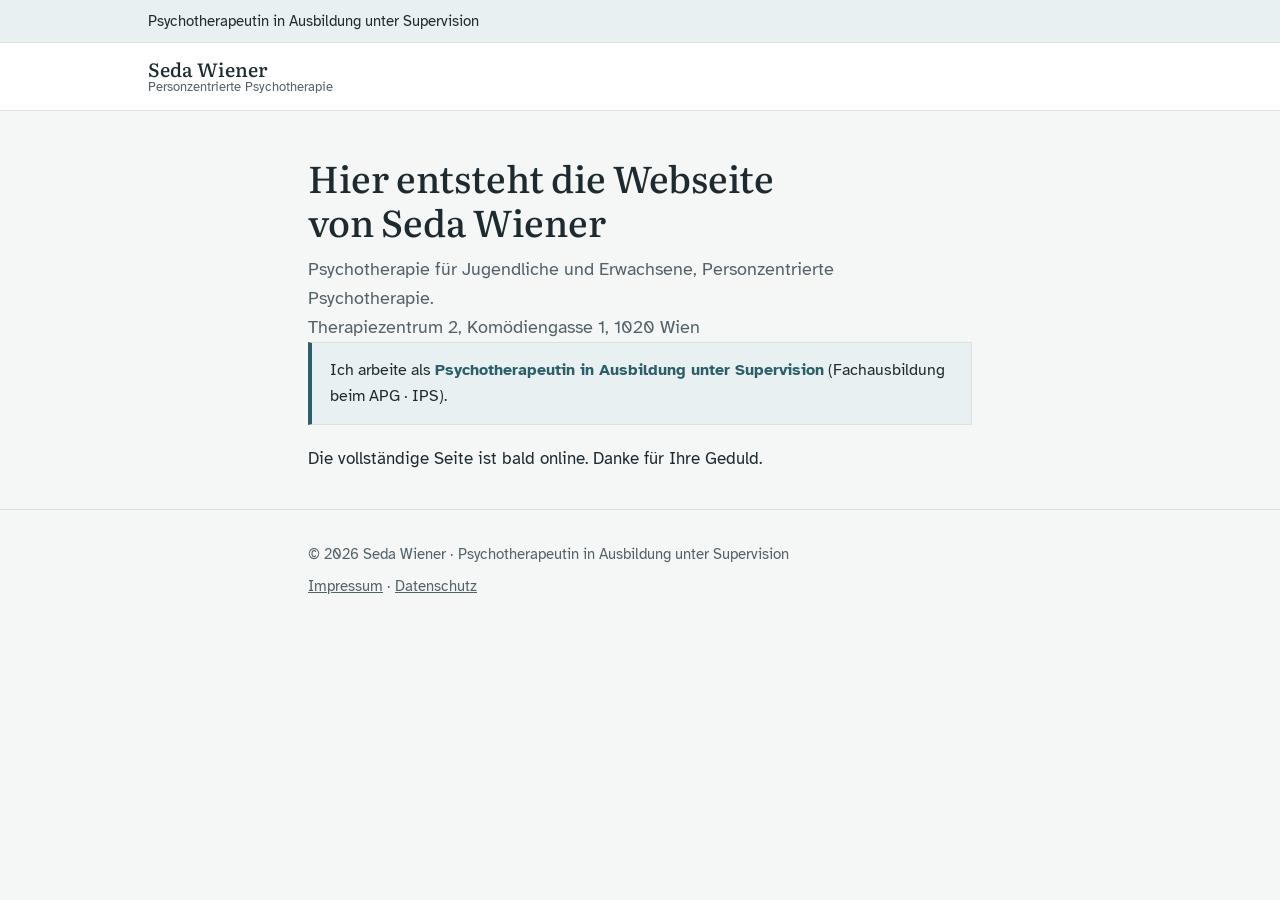
<file: index.html>
<!doctype html>
<html lang="de-AT">
<head>
<meta charset="utf-8">
<meta name="viewport" content="width=device-width, initial-scale=1">
<title>Psychotherapie Seda Wiener · Wien 1020</title>
<meta name="description" content="Hier entsteht die Webseite von Seda Wiener, Psychotherapeutin in Ausbildung unter Supervision in Wien 1020.">
<meta name="robots" content="noindex">
<link rel="stylesheet" href="style.css?v=2">
</head>
<body>
<a class="sprung" href="#inhalt">Zum Inhalt springen</a>
<div class="hinweis-leiste">
  <div class="wrap">Psychotherapeutin in Ausbildung unter Supervision</div>
</div>

<header class="kopf">
  <div class="wrap">
    <a class="marke" href="index.html">Seda Wiener<span>Personzentrierte Psychotherapie</span></a>
  </div>
</header>

<main class="wrap" id="inhalt">
  <div class="seitenkopf baustelle">
    <h1>Hier entsteht die Webseite von Seda Wiener</h1>
    <p class="untertitel">Psychotherapie für Jugendliche und Erwachsene, Personzentrierte Psychotherapie.<br>
    Therapiezentrum 2, Komödiengasse 1, 1020 Wien</p>
    <div class="hinweis" role="note">Ich arbeite als <strong>Psychotherapeutin in Ausbildung unter Supervision</strong> (Fachausbildung beim APG · IPS).</div>
    <p style="margin-top:1.25rem">Die vollständige Seite ist bald online. Danke für Ihre Geduld.</p>
  </div>
</main>

<footer class="fuss">
  <div class="wrap">
    <div class="fuss-zeile">
      <span>© 2026 Seda Wiener · Psychotherapeutin in Ausbildung unter Supervision</span>
      <span><a href="impressum.html">Impressum</a> · <a href="datenschutz.html">Datenschutz</a></span>
    </div>
  </div>
</footer>
</body>
</html>
</file>
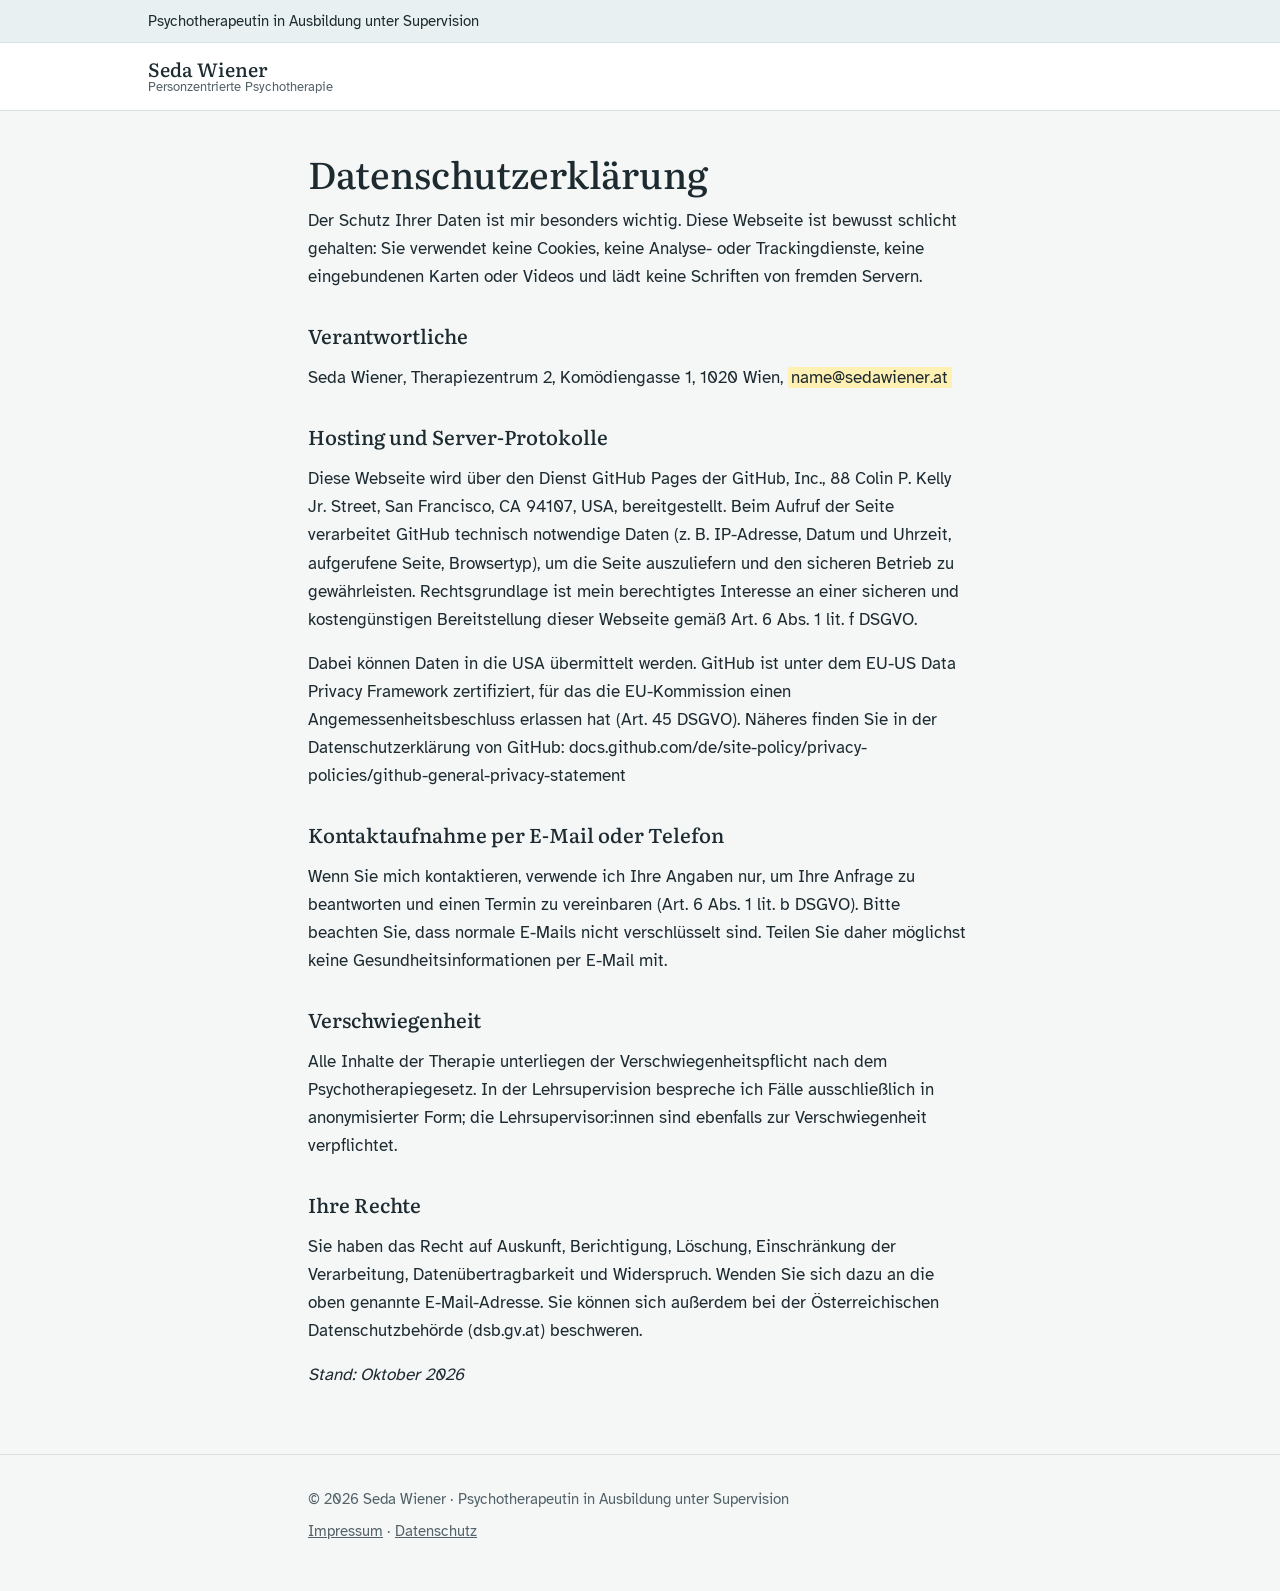
<file: datenschutz.html>
<!doctype html>
<html lang="de-AT">
<head>
<meta charset="utf-8">
<meta name="viewport" content="width=device-width, initial-scale=1">
<title>Datenschutz · Psychotherapie Seda Wiener</title>
<meta name="description" content="Datenschutzerklärung">
<meta name="robots" content="noindex">
<link rel="stylesheet" href="style.css?v=2">
</head>
<body>
<a class="sprung" href="#inhalt">Zum Inhalt springen</a>
<div class="hinweis-leiste">
  <div class="wrap">Psychotherapeutin in Ausbildung unter Supervision</div>
</div>

<header class="kopf">
  <div class="wrap">
    <a class="marke" href="index.html">Seda Wiener<span>Personzentrierte Psychotherapie</span></a>
  </div>
</header>

<main class="wrap" id="inhalt">
  <div class="rechtlich">
  <h1>Datenschutzerklärung</h1>
  <p>Der Schutz Ihrer Daten ist mir besonders wichtig. Diese Webseite ist bewusst schlicht gehalten: Sie verwendet keine Cookies, keine Analyse- oder Trackingdienste, keine eingebundenen Karten oder Videos und lädt keine Schriften von fremden Servern.</p>

  <h2>Verantwortliche</h2>
  <p>Seda Wiener, Therapiezentrum 2, Komödiengasse 1, 1020 Wien, <span class="ph">name@sedawiener.at</span></p>

  <h2>Hosting und Server-Protokolle</h2>
  <p>Diese Webseite wird über den Dienst GitHub Pages der GitHub, Inc., 88 Colin P. Kelly Jr. Street, San Francisco, CA 94107, USA, bereitgestellt. Beim Aufruf der Seite verarbeitet GitHub technisch notwendige Daten (z.&nbsp;B. IP-Adresse, Datum und Uhrzeit, aufgerufene Seite, Browsertyp), um die Seite auszuliefern und den sicheren Betrieb zu gewährleisten. Rechtsgrundlage ist mein berechtigtes Interesse an einer sicheren und kostengünstigen Bereitstellung dieser Webseite gemäß Art.&nbsp;6 Abs.&nbsp;1 lit.&nbsp;f DSGVO.</p>
  <p>Dabei können Daten in die USA übermittelt werden. GitHub ist unter dem EU-US Data Privacy Framework zertifiziert, für das die EU-Kommission einen Angemessenheitsbeschluss erlassen hat (Art.&nbsp;45 DSGVO). Näheres finden Sie in der Datenschutzerklärung von GitHub: docs.github.com/de/site-policy/privacy-policies/github-general-privacy-statement</p>

  <h2>Kontaktaufnahme per E-Mail oder Telefon</h2>
  <p>Wenn Sie mich kontaktieren, verwende ich Ihre Angaben nur, um Ihre Anfrage zu beantworten und einen Termin zu vereinbaren (Art.&nbsp;6 Abs.&nbsp;1 lit.&nbsp;b DSGVO). Bitte beachten Sie, dass normale E-Mails nicht verschlüsselt sind. Teilen Sie daher möglichst keine Gesundheitsinformationen per E-Mail mit.</p>

  <h2>Verschwiegenheit</h2>
  <p>Alle Inhalte der Therapie unterliegen der Verschwiegenheitspflicht nach dem Psychotherapiegesetz. In der Lehrsupervision bespreche ich Fälle ausschließlich in anonymisierter Form; die Lehrsupervisor:innen sind ebenfalls zur Verschwiegenheit verpflichtet.</p>

  <h2>Ihre Rechte</h2>
  <p>Sie haben das Recht auf Auskunft, Berichtigung, Löschung, Einschränkung der Verarbeitung, Datenübertragbarkeit und Widerspruch. Wenden Sie sich dazu an die oben genannte E-Mail-Adresse. Sie können sich außerdem bei der Österreichischen Datenschutzbehörde (dsb.gv.at) beschweren.</p>

  <p><em>Stand: Oktober 2026</em></p>
  </div>
</main>

<footer class="fuss">
  <div class="wrap">
    <div class="fuss-zeile">
      <span>© 2026 Seda Wiener · Psychotherapeutin in Ausbildung unter Supervision</span>
      <span><a href="impressum.html">Impressum</a> · <a href="datenschutz.html">Datenschutz</a></span>
    </div>
  </div>
</footer>
</body>
</html>
</file>
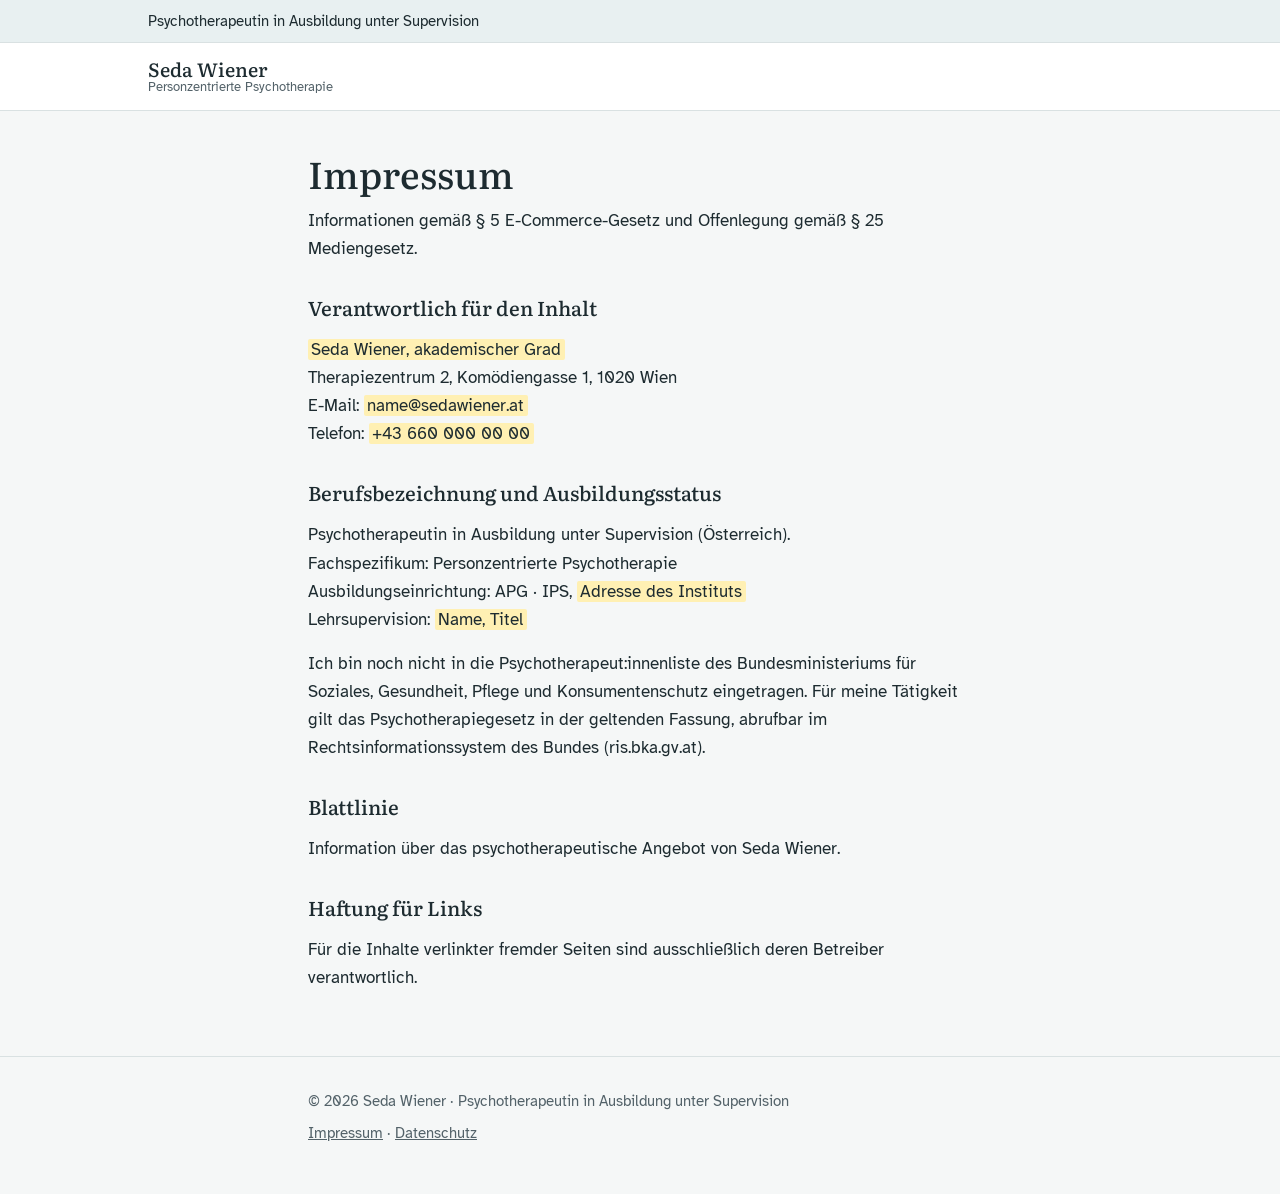
<file: impressum.html>
<!doctype html>
<html lang="de-AT">
<head>
<meta charset="utf-8">
<meta name="viewport" content="width=device-width, initial-scale=1">
<title>Impressum · Psychotherapie Seda Wiener</title>
<meta name="description" content="Impressum">
<meta name="robots" content="noindex">
<link rel="stylesheet" href="style.css?v=2">
</head>
<body>
<a class="sprung" href="#inhalt">Zum Inhalt springen</a>
<div class="hinweis-leiste">
  <div class="wrap">Psychotherapeutin in Ausbildung unter Supervision</div>
</div>

<header class="kopf">
  <div class="wrap">
    <a class="marke" href="index.html">Seda Wiener<span>Personzentrierte Psychotherapie</span></a>
  </div>
</header>

<main class="wrap" id="inhalt">
  <div class="rechtlich">
  <h1>Impressum</h1>
  <p>Informationen gemäß § 5 E-Commerce-Gesetz und Offenlegung gemäß § 25 Mediengesetz.</p>

  <h2>Verantwortlich für den Inhalt</h2>
  <p><span class="ph">Seda Wiener, akademischer Grad</span><br>
  Therapiezentrum 2, Komödiengasse 1, 1020 Wien<br>
  E-Mail: <span class="ph">name@sedawiener.at</span><br>
  Telefon: <span class="ph">+43 660 000 00 00</span></p>

  <h2>Berufsbezeichnung und Ausbildungsstatus</h2>
  <p>Psychotherapeutin in Ausbildung unter Supervision (Österreich).<br>
  Fachspezifikum: Personzentrierte Psychotherapie<br>
  Ausbildungseinrichtung: APG · IPS, <span class="ph">Adresse des Instituts</span><br>
  Lehrsupervision: <span class="ph">Name, Titel</span></p>
  <p>Ich bin noch nicht in die Psychotherapeut:innenliste des Bundesministeriums für Soziales, Gesundheit, Pflege und Konsumentenschutz eingetragen.
  Für meine Tätigkeit gilt das Psychotherapiegesetz in der geltenden Fassung, abrufbar im Rechtsinformationssystem des Bundes (ris.bka.gv.at).</p>

  <h2>Blattlinie</h2>
  <p>Information über das psychotherapeutische Angebot von Seda Wiener.</p>

  <h2>Haftung für Links</h2>
  <p>Für die Inhalte verlinkter fremder Seiten sind ausschließlich deren Betreiber verantwortlich.</p>
  </div>
</main>

<footer class="fuss">
  <div class="wrap">
    <div class="fuss-zeile">
      <span>© 2026 Seda Wiener · Psychotherapeutin in Ausbildung unter Supervision</span>
      <span><a href="impressum.html">Impressum</a> · <a href="datenschutz.html">Datenschutz</a></span>
    </div>
  </div>
</footer>
</body>
</html>
</file>
<file: style.css>
/* Schriften liegen lokal (fonts/), damit keine Daten an Google gehen (DSGVO). */
@font-face { font-family: "Atkinson Hyperlegible"; font-weight: 400; font-display: swap; src: url("fonts/atkinson-400.woff2") format("woff2"); }
@font-face { font-family: "Atkinson Hyperlegible"; font-weight: 700; font-display: swap; src: url("fonts/atkinson-700.woff2") format("woff2"); }
@font-face { font-family: "Literata"; font-weight: 500; font-display: swap; src: url("fonts/literata-500.woff2") format("woff2"); }

/* Layout: eine ruhige Textspalte, Abschnitte untereinander, Hinweis zur Supervision ganz oben und im Kopf jeder Seite. */
:root {
  --bg: #f5f7f7;
  --surface: #ffffff;
  --ink: #1d2b30;
  --muted: #536269;
  --accent: #2c5f6a;
  --line: #d9e1e2;
  --note-bg: #e8f0f1;
  --mark: #fff0b3;
  --font-display: "Literata", Georgia, "Times New Roman", serif;
  --font-body: "Atkinson Hyperlegible", system-ui, -apple-system, "Segoe UI", sans-serif;
  color-scheme: light;
}
@media (prefers-color-scheme: dark) {
  :root:not([data-theme="light"]) {
    --bg: #12191b; --surface: #1a2326; --ink: #e3eaeb; --muted: #9fb0b4;
    --accent: #8cc3cd; --line: #2c3a3e; --note-bg: #1f2e32; --mark: #5a4a12;
    color-scheme: dark;
  }
}
:root[data-theme="dark"] {
  --bg: #12191b; --surface: #1a2326; --ink: #e3eaeb; --muted: #9fb0b4;
  --accent: #8cc3cd; --line: #2c3a3e; --note-bg: #1f2e32; --mark: #5a4a12;
  color-scheme: dark;
}

* { box-sizing: border-box; }
html { scroll-behavior: smooth; }
@media (prefers-reduced-motion: reduce) { html { scroll-behavior: auto; } }
body {
  margin: 0;
  background: var(--bg);
  color: var(--ink);
  font-family: var(--font-body);
  font-size: 1.0625rem;
  line-height: 1.65;
}
.wrap { max-width: 44rem; margin: 0 auto; padding-inline: 1.25rem; }

/* Sprunglink für Tastatur und Screenreader */
.sprung { position: absolute; left: -999px; top: 0; background: var(--surface); padding: .5rem 1rem; z-index: 10; }
.sprung:focus { left: 1rem; }

/* Kopfzeile mit Menü */
.kopf { border-bottom: 1px solid var(--line); background: var(--surface); position: relative; z-index: 5; }
.kopf .wrap { max-width: 64rem; display: flex; flex-wrap: wrap; align-items: center; justify-content: space-between; gap: .5rem 1.5rem; padding-block: .9rem; }
.marke { font-family: var(--font-display); font-weight: 500; font-size: 1.2rem; line-height: 1.2; color: var(--ink); text-decoration: none; }
.marke span { display: block; font-family: var(--font-body); font-size: .8rem; color: var(--muted); }
.nav { list-style: none; margin: 0; padding: 0; display: flex; flex-wrap: wrap; gap: .25rem 1.2rem; font-size: .97rem; }
.nav a { color: var(--ink); text-decoration: none; display: block; padding-block: .3rem; }
.nav a:hover, .nav a:focus-visible { color: var(--accent); text-decoration: underline; }
.nav a[aria-current="page"] { color: var(--accent); font-weight: 700; }
.hat-unter { position: relative; }
.hat-unter > a::after { content: " ▾"; font-size: .75em; color: var(--muted); }
.unter { list-style: none; margin: 0; padding: .4rem 0; position: absolute; left: -.8rem; top: 100%; min-width: 16rem;
  background: var(--surface); border: 1px solid var(--line); border-radius: 4px; box-shadow: 0 6px 18px rgb(0 0 0 / .08); display: none; }
.unter a { padding: .35rem .8rem; color: var(--muted); }
.hat-unter:hover .unter, .hat-unter:focus-within .unter { display: block; }
.menu-knopf { display: none; font: inherit; font-weight: 700; color: var(--accent); background: none; border: 1px solid var(--line); border-radius: 4px; padding: .35rem .9rem; cursor: pointer; }

@media (max-width: 52rem) {
  .js .menu-knopf { display: inline-block; }
  .kopf nav { flex-basis: 100%; }
  .nav { flex-direction: column; gap: 0; }
  .js .nav { display: none; }
  .js .nav.offen { display: flex; }
  .nav > li { border-top: 1px solid var(--line); }
  .nav a { padding-block: .6rem; }
  .hat-unter > a::after { content: ""; }
  .unter { display: block; position: static; box-shadow: none; border: 0; padding: 0 0 .4rem 1rem; min-width: 0; background: none; }
  .unter a { padding: .3rem 0; }
}

/* Supervisionshinweis: immer sichtbar */
.hinweis {
  background: var(--note-bg);
  border: 1px solid var(--line);
  border-left: 4px solid var(--accent);
  padding: .9rem 1.1rem;
  font-size: .98rem;
}
.hinweis strong { color: var(--accent); }
.hinweis-leiste { background: var(--note-bg); border-bottom: 1px solid var(--line); font-size: .92rem; }
.hinweis-leiste .wrap { max-width: 64rem; padding-block: .55rem; }

/* Seitenkopf der Unterseiten */
.seitenkopf { padding-block: 2.75rem 1.25rem; }
.seitenkopf h1, .rechtlich h1 { font-family: var(--font-display); font-weight: 500; font-size: clamp(1.8rem, 4.5vw, 2.3rem); line-height: 1.2; margin: 0 0 .75rem; text-wrap: balance; }
.seitenkopf .untertitel { max-width: 38rem; }

/* Einstieg */
.einstieg { padding-block: 3rem 1.5rem; display: grid; gap: 1.25rem; }
.einstieg h1 { font-family: var(--font-display); font-weight: 500; font-size: clamp(1.9rem, 5vw, 2.6rem); line-height: 1.2; margin: 0; text-wrap: balance; }
.untertitel { color: var(--muted); font-size: 1.1rem; margin: 0; }
.knopf {
  justify-self: start; display: inline-block; padding: .65rem 1.2rem;
  background: var(--accent); color: var(--surface); text-decoration: none; border-radius: 4px; font-weight: 700;
}
.knopf:hover, .knopf:focus-visible { filter: brightness(1.1); }
.knopf-hell { background: none; color: var(--accent); border: 1px solid var(--accent); }
.knopfreihe { display: flex; flex-wrap: wrap; gap: .75rem; }

/* Kacheln auf der Startseite */
.kacheln { list-style: none; padding: 0; margin: 1.25rem 0 0; display: grid; grid-template-columns: repeat(auto-fit, minmax(12rem, 1fr)); gap: 1rem; }
.kacheln a { display: block; height: 100%; padding: 1rem 1.1rem; background: var(--surface); border: 1px solid var(--line); border-radius: 4px; text-decoration: none; color: var(--ink); }
.kacheln a:hover, .kacheln a:focus-visible { border-color: var(--accent); }
.kacheln strong { display: block; color: var(--accent); font-family: var(--font-display); font-weight: 500; font-size: 1.15rem; }
.kacheln span { color: var(--muted); font-size: .95rem; }

/* Abschnitte */
section { padding-block: 2.25rem; border-top: 1px solid var(--line); }
h2 { font-family: var(--font-display); font-weight: 500; font-size: 1.6rem; line-height: 1.25; margin: 0 0 1rem; text-wrap: balance; }
h3 { font-size: 1.05rem; margin: 0 0 .25rem; }
p { margin: 0 0 1rem; }
a { color: var(--accent); }
a:focus-visible, .knopf:focus-visible { outline: 2px solid var(--accent); outline-offset: 3px; }

.schwerpunkte { list-style: none; padding: 0; margin: 0; display: grid; grid-template-columns: repeat(auto-fit, minmax(15rem, 1fr)); gap: 1rem 1.5rem; }
.schwerpunkte li { min-width: 0; }
.schwerpunkte p { color: var(--muted); margin: 0; font-size: .98rem; }

.ablauf { padding-left: 1.25rem; margin: 0 0 1rem; }
.ablauf li { margin-bottom: .5rem; }

.fakten { display: grid; grid-template-columns: max-content 1fr; gap: .4rem 1.25rem; margin: 0 0 1rem; }
.fakten dt { color: var(--muted); }
.fakten dd { margin: 0; min-width: 0; font-variant-numeric: tabular-nums; }
@media (max-width: 30rem) { .fakten { grid-template-columns: 1fr; } .fakten dd { margin-bottom: .5rem; } }


/* Fotos */
.bild { display: block; width: 100%; max-width: 100%; height: auto; border-radius: 4px; }
.bild-start { aspect-ratio: 3 / 2; object-fit: cover; }
.raeume { display: grid; grid-template-columns: repeat(auto-fit, minmax(14rem, 1fr)); gap: 1rem; margin: 0 0 1.25rem; }
.raeume .bild { aspect-ratio: 3 / 2; object-fit: cover; }

/* Platzhalter, die noch ausgefüllt werden müssen */
.ph { background: var(--mark); padding: 0 .2em; border-radius: 2px; }

/* Kontaktblock vor dem Fuß jeder Seite */
.kontaktblock { background: var(--note-bg); border-top: 1px solid var(--line); padding-block: 2rem; margin-top: 2rem; }
.kontaktblock h2 { font-size: 1.3rem; margin-bottom: .5rem; }

/* Notfallseite */
.notruf { margin-bottom: 1rem; font-size: 1.05rem; }
.notfall dt { color: var(--ink); font-weight: 700; }
.quelle { color: var(--muted); font-size: .88rem; }

.fuss { border-top: 1px solid var(--line); padding-block: 2rem 3rem; color: var(--muted); font-size: .92rem; }
.fuss-nav { margin-bottom: .75rem; }
.fuss-zeile { display: flex; flex-wrap: wrap; gap: .5rem 1.5rem; justify-content: space-between; }
.fuss a { color: var(--muted); }

/* Rechtstexte */
.rechtlich { padding-block: 2.5rem 3rem; }
.rechtlich h2 { font-size: 1.25rem; margin-top: 2rem; }
</file>
